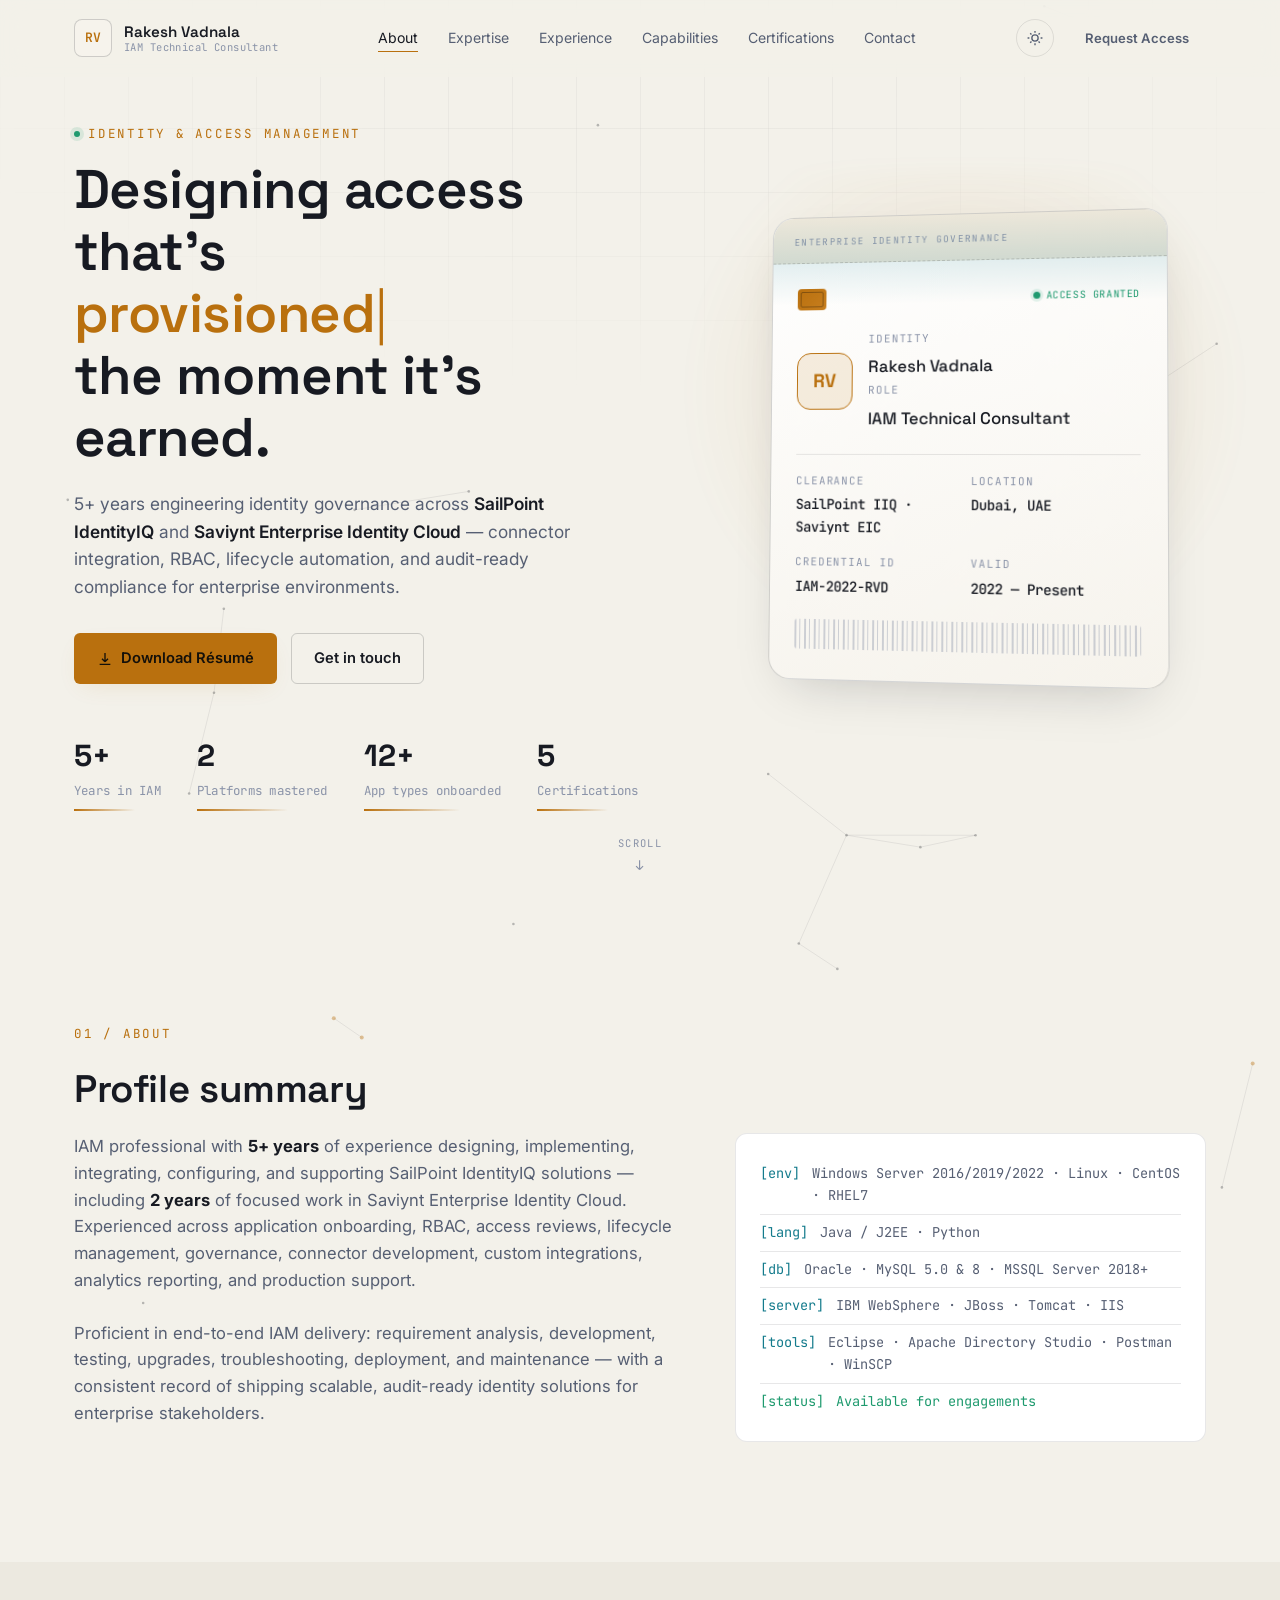
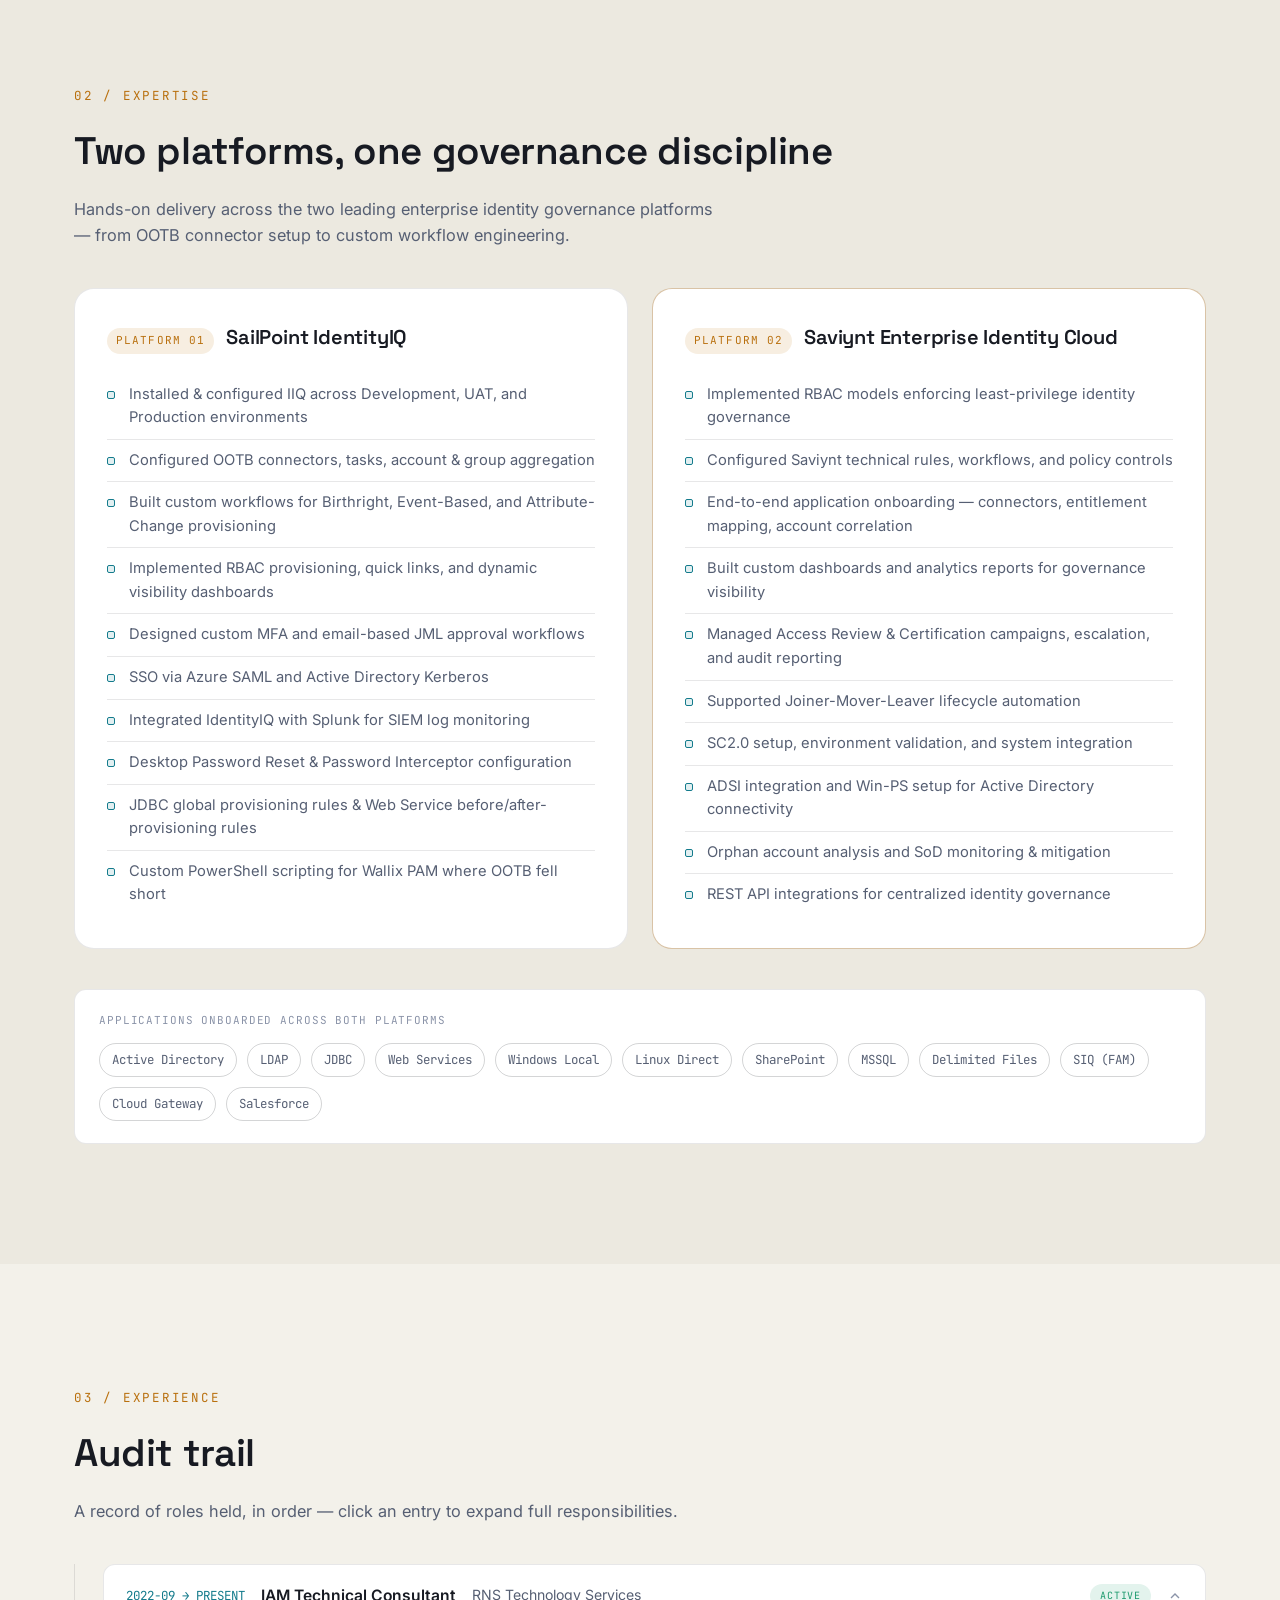
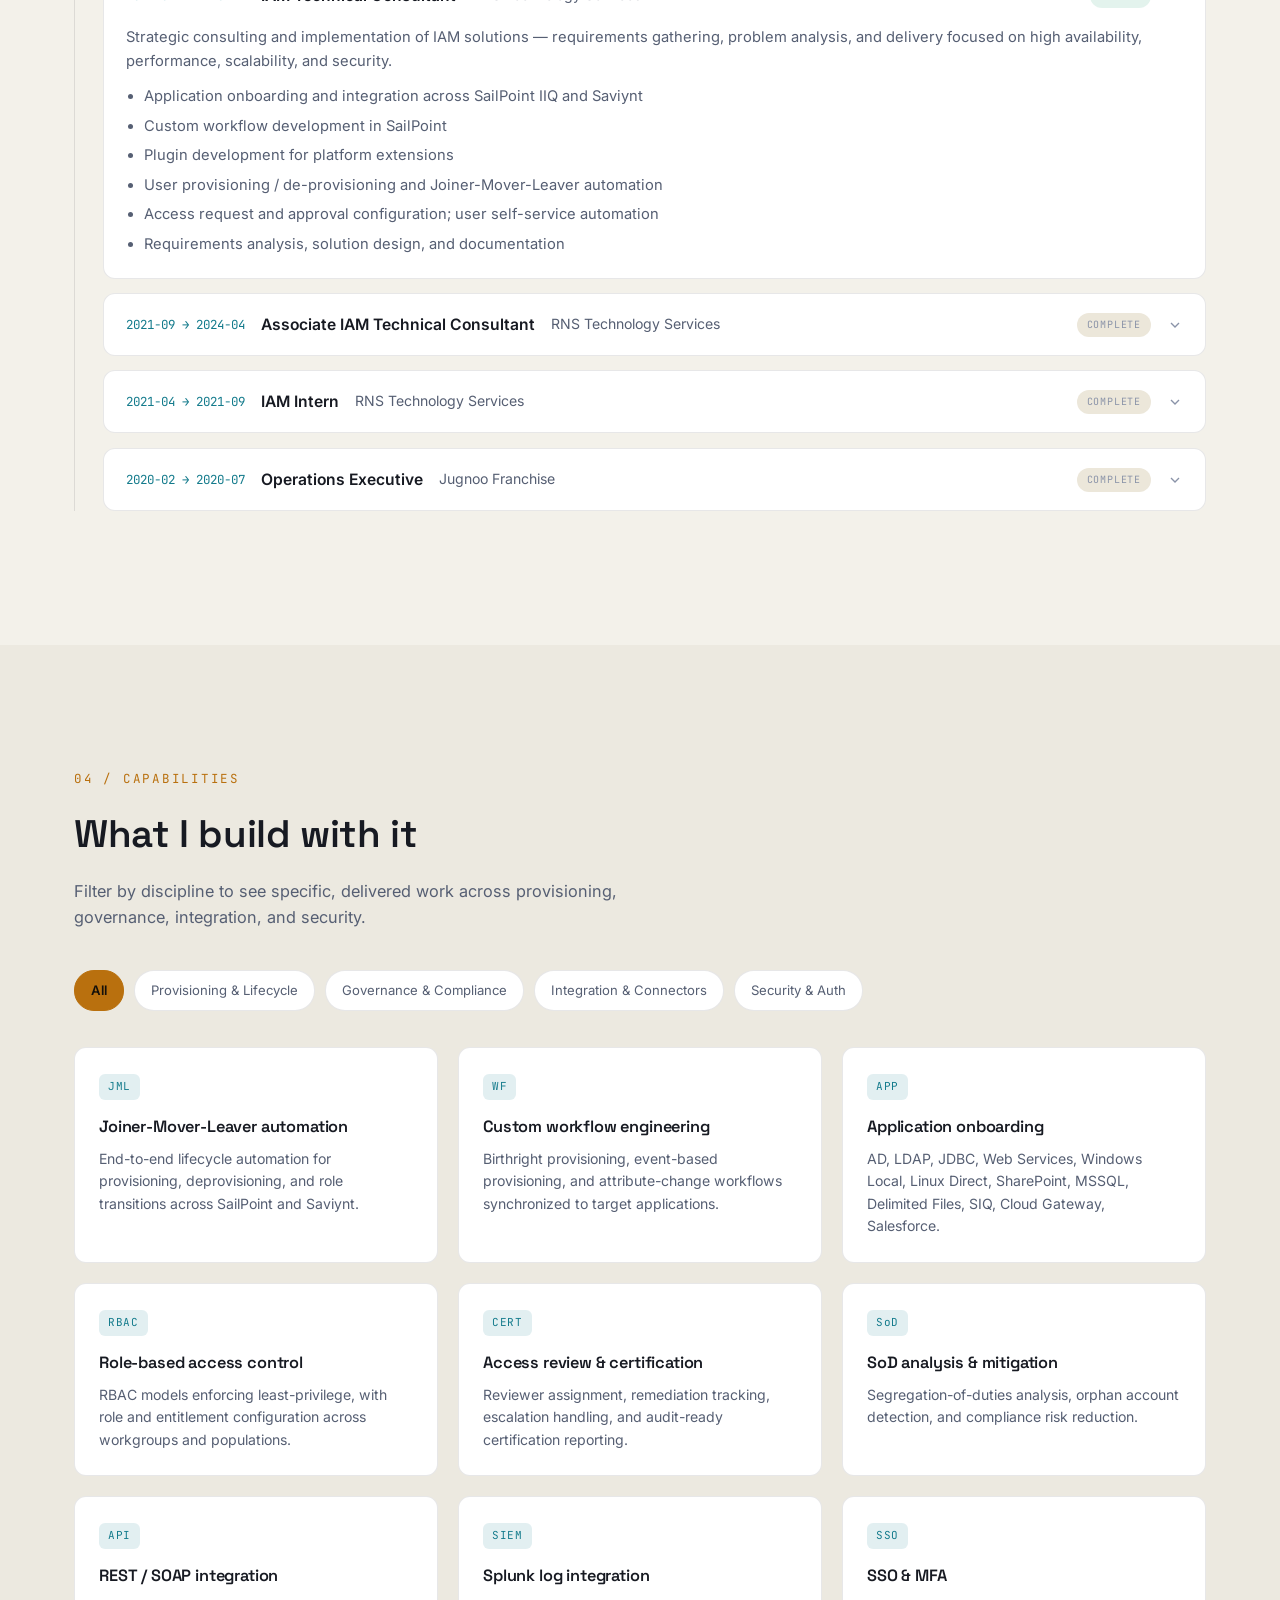
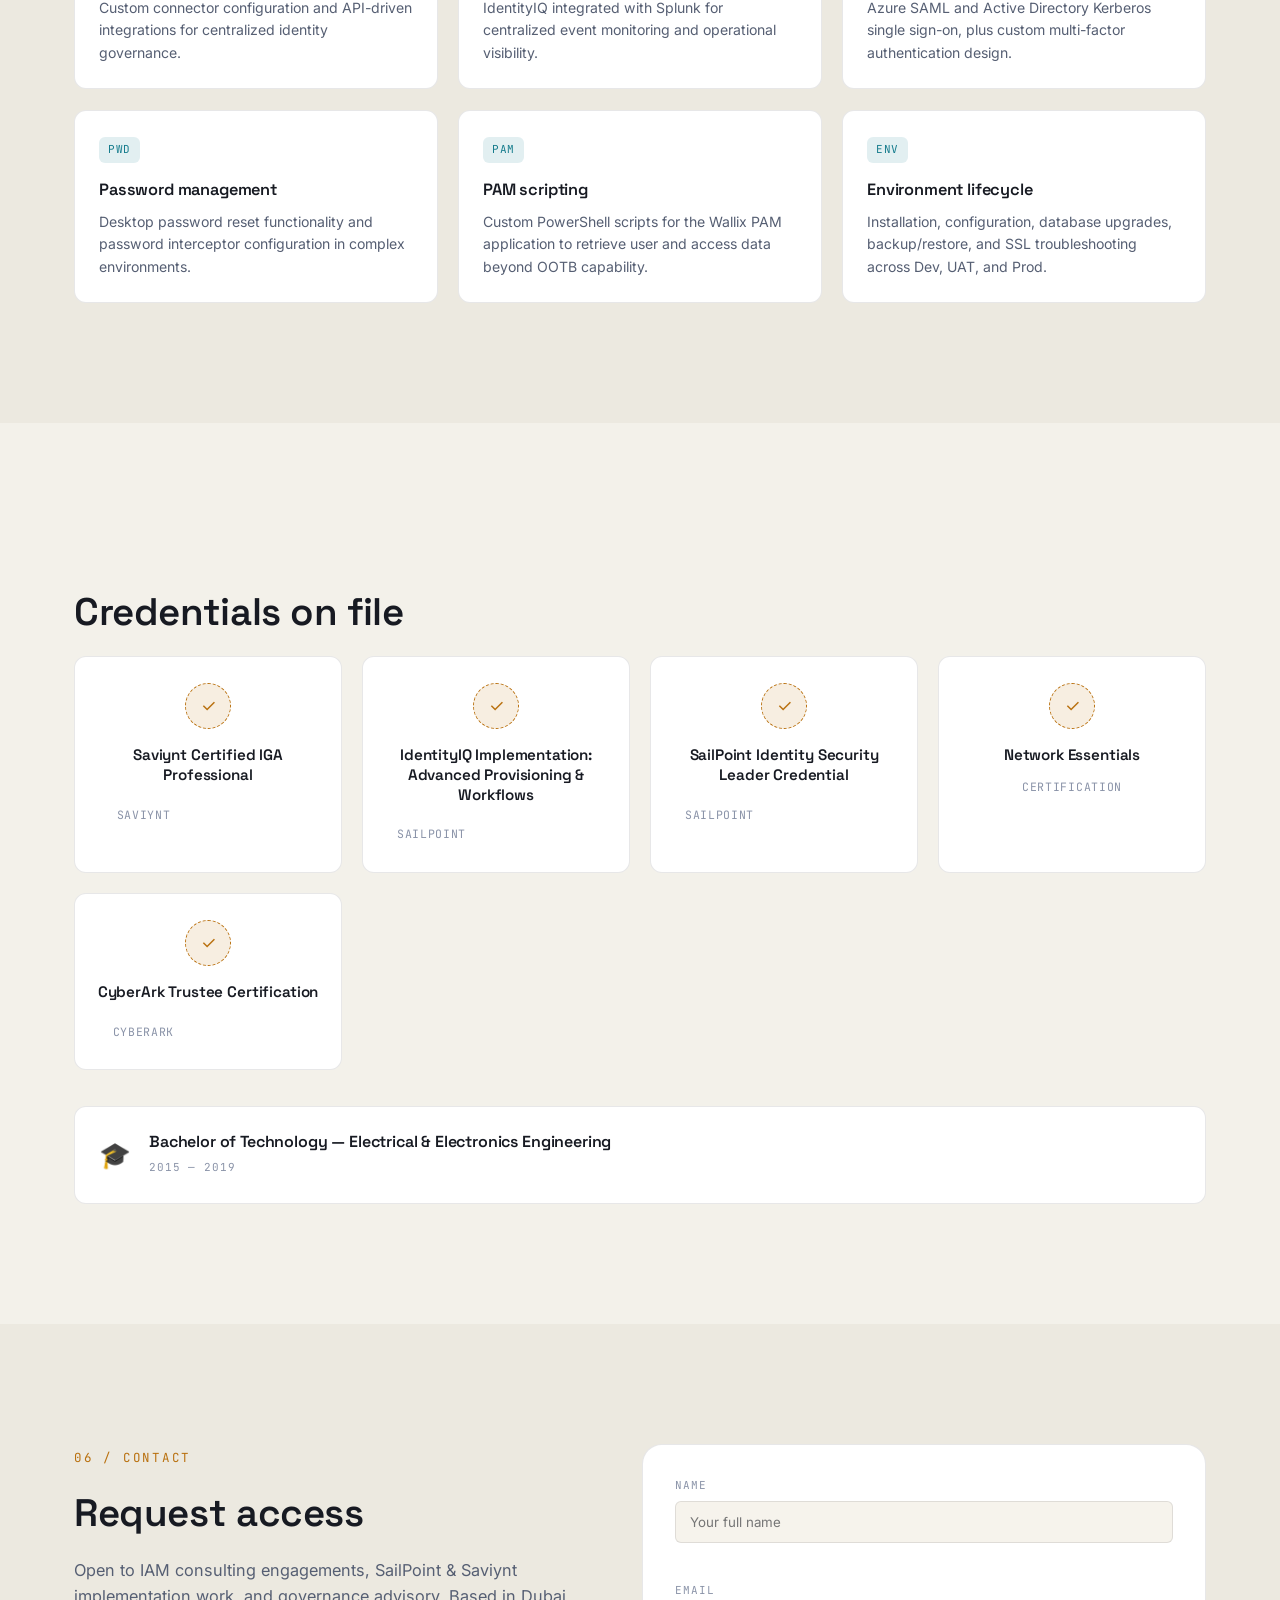
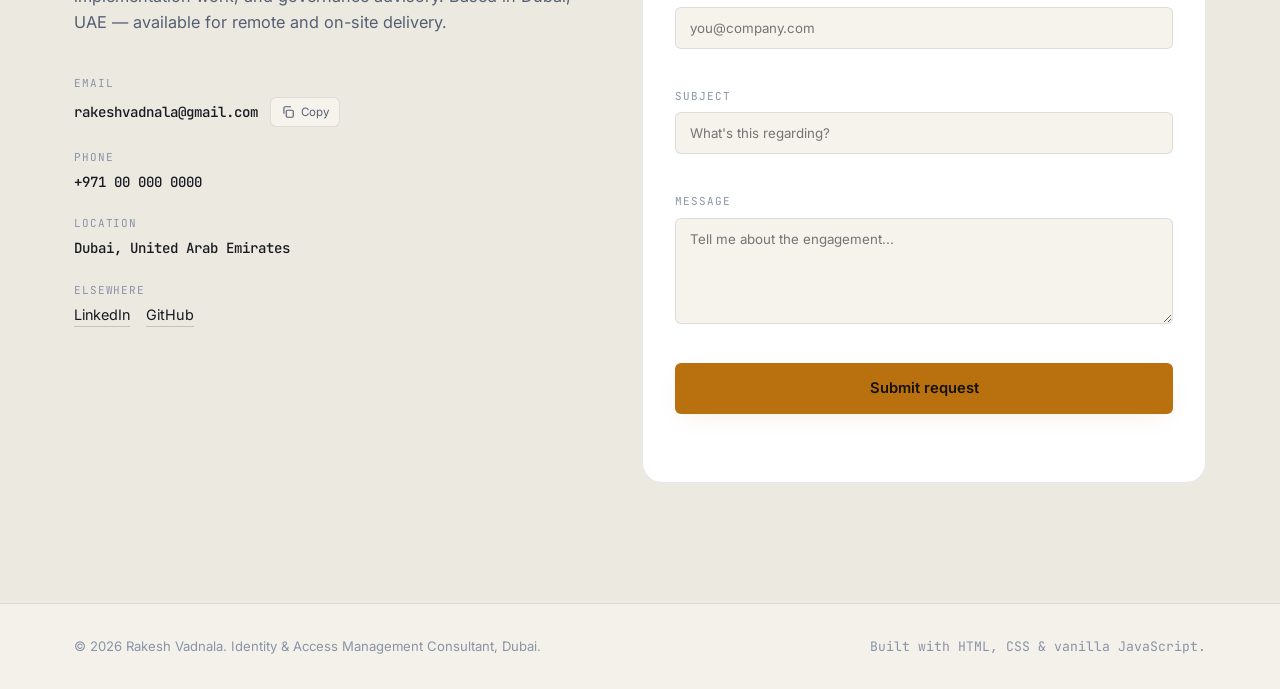
<file: index.html>
<!DOCTYPE html>
<html lang="en">
<head>
<meta charset="UTF-8">
<meta name="viewport" content="width=device-width, initial-scale=1.0">
<title>Rakesh Vadnala — Identity &amp; Access Management Consultant</title>
<meta name="description" content="Rakesh Vadnala — IAM Technical Consultant specializing in SailPoint IdentityIQ and Saviynt Enterprise Identity Cloud. Application onboarding, governance, connector development, and workflow automation.">
<meta name="keywords" content="IAM, Identity and Access Management, SailPoint, SailPoint IdentityIQ, Saviynt, Saviynt EIC, RBAC, Access Governance, Dubai">
<meta name="author" content="Rakesh Vadnala">

<meta property="og:title" content="Rakesh Vadnala — Identity & Access Management Consultant">
<meta property="og:description" content="IAM Technical Consultant specializing in SailPoint IdentityIQ and Saviynt Enterprise Identity Cloud.">
<meta property="og:type" content="website">

<link rel="icon" href="data:image/svg+xml,<svg xmlns=%22http://www.w3.org/2000/svg%22 viewBox=%220 0 100 100%22><rect width=%22100%22 height=%22100%22 rx=%2222%22 fill=%22%230B1220%22/><text x=%2250%22 y=%2266%22 font-size=%2246%22 font-family=%22monospace%22 fill=%22%23E8A33D%22 text-anchor=%22middle%22>RV</text></svg>">

<link rel="preconnect" href="https://fonts.googleapis.com">
<link rel="preconnect" href="https://fonts.gstatic.com" crossorigin>
<link href="https://fonts.googleapis.com/css2?family=Space+Grotesk:wght@400;500;600;700&family=Inter:wght@400;500;600;700&family=JetBrains+Mono:wght@400;500;600&display=swap" rel="stylesheet">

<link rel="stylesheet" href="css/style.css">
<link rel="stylesheet" href="css/custom-ui.css">
</head>
<body data-theme="dark">

<!-- ============ PRELOADER ============ -->
<div class="preloader" id="preloader" aria-hidden="true">
  <div class="preloader__badge">
    <span class="preloader__pulse"></span>
    <span class="preloader__label">AUTHENTICATING</span>
  </div>
</div>

<!-- ============ SKIP LINK ============ -->
<a class="skip-link" href="#main">Skip to content</a>

<!-- ============ BACKGROUND LAYERS ============ -->
<div class="bg-grid" aria-hidden="true"></div>
<div class="bg-nodes" id="bgNodes" aria-hidden="true"></div>

<!-- ============ HEADER / NAV ============ -->
<header class="site-header" id="siteHeader">
  <div class="container nav-inner">
    <a href="#home" class="brand" aria-label="Rakesh Vadnala — home">
      <span class="brand__mark">RV</span>
      <span class="brand__text">
        <span class="brand__name">Rakesh Vadnala</span>
        <span class="brand__role">IAM Technical Consultant</span>
      </span>
    </a>

    <nav class="nav" id="primaryNav" aria-label="Primary">
      <ul class="nav__list">
        <li><a href="#about" class="nav__link" data-nav>About</a></li>
        <li><a href="#expertise" class="nav__link" data-nav>Expertise</a></li>
        <li><a href="#experience" class="nav__link" data-nav>Experience</a></li>
        <li><a href="#capabilities" class="nav__link" data-nav>Capabilities</a></li>
        <li><a href="#certifications" class="nav__link" data-nav>Certifications</a></li>
        <li><a href="#contact" class="nav__link" data-nav>Contact</a></li>
      </ul>
    </nav>

    <div class="nav-actions">
      <button class="icon-btn" id="themeToggle" type="button" aria-label="Switch to light theme" aria-pressed="false">
        <svg class="icon icon-moon" width="18" height="18" viewBox="0 0 24 24" fill="none" stroke="currentColor" stroke-width="1.8"><path d="M21 12.8A9 9 0 1 1 11.2 3 7 7 0 0 0 21 12.8Z"/></svg>
        <svg class="icon icon-sun" width="18" height="18" viewBox="0 0 24 24" fill="none" stroke="currentColor" stroke-width="1.8"><circle cx="12" cy="12" r="4.2"/><path d="M12 2.5v2.4M12 19.1v2.4M4.5 12H2.1M21.9 12h-2.4M5.6 5.6l1.7 1.7M16.7 16.7l1.7 1.7M5.6 18.4l1.7-1.7M16.7 7.3l1.7-1.7"/></svg>
      </button>
      <a href="#contact" class="btn btn--ghost btn--sm nav-cta">Request Access</a>
      <button class="hamburger" id="hamburger" type="button" aria-label="Open menu" aria-expanded="false" aria-controls="mobileMenu">
        <span></span><span></span><span></span>
      </button>
    </div>
  </div>

  <div class="scroll-progress" id="scrollProgress" aria-hidden="true"></div>
</header>

<!-- ============ MOBILE MENU ============ -->
<div class="mobile-menu" id="mobileMenu" aria-hidden="true">
  <ul class="mobile-menu__list">
    <li><a href="#about" data-nav>About</a></li>
    <li><a href="#expertise" data-nav>Expertise</a></li>
    <li><a href="#experience" data-nav>Experience</a></li>
    <li><a href="#capabilities" data-nav>Capabilities</a></li>
    <li><a href="#certifications" data-nav>Certifications</a></li>
    <li><a href="#contact" data-nav>Contact</a></li>
  </ul>
  <a href="Rakesh_Vadnala_Resume.pdf" class="btn btn--primary" download id="mobileResumeBtn">Download Résumé</a>
</div>

<main id="main">

  <!-- ============ HERO ============ -->
  <section class="hero" id="home">
    <div class="container hero__grid">

      <div class="hero__copy">
        <p class="eyebrow reveal-up"><span class="eyebrow__dot"></span> Identity &amp; Access Management</p>
        <h1 class="hero__title reveal-up">
          Designing access that's<br>
          <span class="type-target" id="typeTarget">provisioned</span><span class="type-cursor">|</span><br>
          the moment it's earned.
        </h1>
        <p class="hero__lede reveal-up">
          5+ years engineering identity governance across <strong>SailPoint IdentityIQ</strong> and
          <strong>Saviynt Enterprise Identity Cloud</strong> — connector integration, RBAC, lifecycle
          automation, and audit-ready compliance for enterprise environments.
        </p>

        <div class="hero__actions reveal-up">
          <a href="Rakesh_Vadnala_Resume.pdf" class="btn btn--primary" download id="resumeBtn">
            <svg width="16" height="16" viewBox="0 0 24 24" fill="none" stroke="currentColor" stroke-width="2"><path d="M12 3v13m0 0-4.5-4.5M12 16l4.5-4.5M4 20h16"/></svg>
            Download Résumé
          </a>
          <a href="#contact" class="btn btn--outline">Get in touch</a>
        </div>

        <div class="hero__meta reveal-up">
          <div class="meta-item">
            <span class="meta-item__value" data-count="5" data-suffix="+">0</span>
            <span class="meta-item__label">Years in IAM</span>
          </div>
          <div class="meta-item">
            <span class="meta-item__value" data-count="2">0</span>
            <span class="meta-item__label">Platforms mastered</span>
          </div>
          <div class="meta-item">
            <span class="meta-item__value" data-count="12" data-suffix="+">0</span>
            <span class="meta-item__label">App types onboarded</span>
          </div>
          <div class="meta-item">
            <span class="meta-item__value" data-count="5">0</span>
            <span class="meta-item__label">Certifications</span>
          </div>
        </div>
      </div>

      <div class="hero__visual reveal-up" id="badgeWrap">
        <div class="id-badge" id="idBadge">
          <div class="id-badge__scanline"></div>
          <div class="id-badge__strip">
            <span>ENTERPRISE IDENTITY GOVERNANCE</span>
          </div>
          <div class="id-badge__body">
            <div class="id-badge__top">
              <span class="id-badge__chip"></span>
              <span class="id-badge__status">
                <span class="status-dot"></span> ACCESS GRANTED
              </span>
            </div>

            <div class="id-badge__id">
              <div class="id-badge__avatar">RV</div>
              <div class="id-badge__fields">
                <span class="field-label">Identity</span>
                <span class="field-value">Rakesh Vadnala</span>
                <span class="field-label">Role</span>
                <span class="field-value">IAM Technical Consultant</span>
              </div>
            </div>

            <div class="id-badge__grid">
              <div>
                <span class="field-label">Clearance</span>
                <span class="field-value field-value--mono">SailPoint IIQ · Saviynt EIC</span>
              </div>
              <div>
                <span class="field-label">Location</span>
                <span class="field-value field-value--mono">Dubai, UAE</span>
              </div>
              <div>
                <span class="field-label">Credential ID</span>
                <span class="field-value field-value--mono">IAM-2022-RVD</span>
              </div>
              <div>
                <span class="field-label">Valid</span>
                <span class="field-value field-value--mono">2022 — Present</span>
              </div>
            </div>

            <div class="id-badge__barcode" aria-hidden="true"></div>
          </div>
        </div>
        <div class="id-badge__glow" aria-hidden="true"></div>
      </div>

    </div>

    <a href="#about" class="scroll-cue" aria-label="Scroll to About section">
      <span>Scroll</span>
      <svg width="14" height="14" viewBox="0 0 24 24" fill="none" stroke="currentColor" stroke-width="2"><path d="M12 4v16m0 0-6-6m6 6 6-6"/></svg>
    </a>
  </section>

  <!-- ============ ABOUT ============ -->
  <section class="section" id="about">
    <div class="container">
      <p class="section-eyebrow reveal-up">01 / About</p>
      <h2 class="section-title reveal-up">Profile summary</h2>

      <div class="about__grid">
        <p class="about__text reveal-up">
          IAM professional with <strong>5+ years</strong> of experience designing, implementing, integrating,
          configuring, and supporting SailPoint IdentityIQ solutions — including <strong>2 years</strong> of
          focused work in Saviynt Enterprise Identity Cloud. Experienced across application onboarding, RBAC,
          access reviews, lifecycle management, governance, connector development, custom integrations,
          analytics reporting, and production support.
          <br><br>
          Proficient in end-to-end IAM delivery: requirement analysis, development, testing, upgrades,
          troubleshooting, deployment, and maintenance — with a consistent record of shipping scalable,
          audit-ready identity solutions for enterprise stakeholders.
        </p>

        <div class="about__panel reveal-up">
          <div class="log-line"><span class="log-time">[env]</span><span class="log-text">Windows Server 2016/2019/2022 · Linux · CentOS · RHEL7</span></div>
          <div class="log-line"><span class="log-time">[lang]</span><span class="log-text">Java / J2EE · Python</span></div>
          <div class="log-line"><span class="log-time">[db]</span><span class="log-text">Oracle · MySQL 5.0 &amp; 8 · MSSQL Server 2018+</span></div>
          <div class="log-line"><span class="log-time">[server]</span><span class="log-text">IBM WebSphere · JBoss · Tomcat · IIS</span></div>
          <div class="log-line"><span class="log-time">[tools]</span><span class="log-text">Eclipse · Apache Directory Studio · Postman · WinSCP</span></div>
          <div class="log-line log-line--ok"><span class="log-time">[status]</span><span class="log-text">Available for engagements</span></div>
        </div>
      </div>
    </div>
  </section>

  <!-- ============ EXPERTISE ============ -->
  <section class="section section--alt" id="expertise">
    <div class="container">
      <p class="section-eyebrow reveal-up">02 / Expertise</p>
      <h2 class="section-title reveal-up">Two platforms, one governance discipline</h2>
      <p class="section-lede reveal-up">Hands-on delivery across the two leading enterprise identity governance platforms — from OOTB connector setup to custom workflow engineering.</p>

      <div class="platform-grid">
        <article class="platform-card reveal-up">
          <div class="platform-card__head">
            <span class="platform-card__tag">Platform 01</span>
            <h3>SailPoint IdentityIQ</h3>
          </div>
          <ul class="platform-card__list">
            <li>Installed &amp; configured IIQ across Development, UAT, and Production environments</li>
            <li>Configured OOTB connectors, tasks, account &amp; group aggregation</li>
            <li>Built custom workflows for Birthright, Event-Based, and Attribute-Change provisioning</li>
            <li>Implemented RBAC provisioning, quick links, and dynamic visibility dashboards</li>
            <li>Designed custom MFA and email-based JML approval workflows</li>
            <li>SSO via Azure SAML and Active Directory Kerberos</li>
            <li>Integrated IdentityIQ with Splunk for SIEM log monitoring</li>
            <li>Desktop Password Reset &amp; Password Interceptor configuration</li>
            <li>JDBC global provisioning rules &amp; Web Service before/after-provisioning rules</li>
            <li>Custom PowerShell scripting for Wallix PAM where OOTB fell short</li>
          </ul>
        </article>

        <article class="platform-card platform-card--accent reveal-up">
          <div class="platform-card__head">
            <span class="platform-card__tag">Platform 02</span>
            <h3>Saviynt Enterprise Identity Cloud</h3>
          </div>
          <ul class="platform-card__list">
            <li>Implemented RBAC models enforcing least-privilege identity governance</li>
            <li>Configured Saviynt technical rules, workflows, and policy controls</li>
            <li>End-to-end application onboarding — connectors, entitlement mapping, account correlation</li>
            <li>Built custom dashboards and analytics reports for governance visibility</li>
            <li>Managed Access Review &amp; Certification campaigns, escalation, and audit reporting</li>
            <li>Supported Joiner-Mover-Leaver lifecycle automation</li>
            <li>SC2.0 setup, environment validation, and system integration</li>
            <li>ADSI integration and Win-PS setup for Active Directory connectivity</li>
            <li>Orphan account analysis and SoD monitoring &amp; mitigation</li>
            <li>REST API integrations for centralized identity governance</li>
          </ul>
        </article>
      </div>

      <div class="onboard-strip reveal-up">
        <span class="onboard-strip__label">Applications onboarded across both platforms</span>
        <div class="onboard-strip__tags">
          <span>Active Directory</span><span>LDAP</span><span>JDBC</span><span>Web Services</span>
          <span>Windows Local</span><span>Linux Direct</span><span>SharePoint</span><span>MSSQL</span>
          <span>Delimited Files</span><span>SIQ (FAM)</span><span>Cloud Gateway</span><span>Salesforce</span>
        </div>
      </div>
    </div>
  </section>

  <!-- ============ EXPERIENCE ============ -->
  <section class="section" id="experience">
    <div class="container">
      <p class="section-eyebrow reveal-up">03 / Experience</p>
      <h2 class="section-title reveal-up">Audit trail</h2>
      <p class="section-lede reveal-up">A record of roles held, in order — click an entry to expand full responsibilities.</p>

      <div class="timeline" id="timeline">

        <details class="timeline__entry reveal-up" open>
          <summary class="timeline__summary">
            <span class="timeline__dot timeline__dot--active"></span>
            <span class="timeline__time">2022-09 → PRESENT</span>
            <span class="timeline__role">IAM Technical Consultant</span>
            <span class="timeline__org">RNS Technology Services</span>
            <span class="timeline__chip timeline__chip--active">ACTIVE</span>
            <svg class="timeline__caret" width="16" height="16" viewBox="0 0 24 24" fill="none" stroke="currentColor" stroke-width="2"><path d="m6 9 6 6 6-6"/></svg>
          </summary>
          <div class="timeline__body">
            <p>Strategic consulting and implementation of IAM solutions — requirements gathering, problem analysis, and delivery focused on high availability, performance, scalability, and security.</p>
            <ul>
              <li>Application onboarding and integration across SailPoint IIQ and Saviynt</li>
              <li>Custom workflow development in SailPoint</li>
              <li>Plugin development for platform extensions</li>
              <li>User provisioning / de-provisioning and Joiner-Mover-Leaver automation</li>
              <li>Access request and approval configuration; user self-service automation</li>
              <li>Requirements analysis, solution design, and documentation</li>
            </ul>
          </div>
        </details>

        <details class="timeline__entry reveal-up">
          <summary class="timeline__summary">
            <span class="timeline__dot"></span>
            <span class="timeline__time">2021-09 → 2024-04</span>
            <span class="timeline__role">Associate IAM Technical Consultant</span>
            <span class="timeline__org">RNS Technology Services</span>
            <span class="timeline__chip">COMPLETE</span>
            <svg class="timeline__caret" width="16" height="16" viewBox="0 0 24 24" fill="none" stroke="currentColor" stroke-width="2"><path d="m6 9 6 6 6-6"/></svg>
          </summary>
          <div class="timeline__body">
            <p>IAM implementation engineer specializing in identity governance, focused on user provisioning, compliance, and workflow development while managing Joiner/Leaver scenarios.</p>
            <ul>
              <li>Application onboarding and integration; custom workflow development</li>
              <li>Access request / approval configuration and self-service automation</li>
              <li>Support, maintenance, and testing for seamless operations</li>
              <li>Skills applied: SailPoint, LCM, Active Directory, CyberArk, SSO, MFA, Java, REST APIs</li>
            </ul>
          </div>
        </details>

        <details class="timeline__entry reveal-up">
          <summary class="timeline__summary">
            <span class="timeline__dot"></span>
            <span class="timeline__time">2021-04 → 2021-09</span>
            <span class="timeline__role">IAM Intern</span>
            <span class="timeline__org">RNS Technology Services</span>
            <span class="timeline__chip">COMPLETE</span>
            <svg class="timeline__caret" width="16" height="16" viewBox="0 0 24 24" fill="none" stroke="currentColor" stroke-width="2"><path d="m6 9 6 6 6-6"/></svg>
          </summary>
          <div class="timeline__body">
            <p>Trained in SailPoint IdentityIQ for Identity and Access Management, with hands-on experience shadowing multiple live projects — building a technical foundation in IAM delivery.</p>
            <ul>
              <li>Shadowed provisioning, LCM, and SSO/MFA implementations</li>
              <li>Exposure to Microsoft SQL Server, Bash, REST APIs, XML, Active Directory</li>
            </ul>
          </div>
        </details>

        <details class="timeline__entry reveal-up">
          <summary class="timeline__summary">
            <span class="timeline__dot"></span>
            <span class="timeline__time">2020-02 → 2020-07</span>
            <span class="timeline__role">Operations Executive</span>
            <span class="timeline__org">Jugnoo Franchise</span>
            <span class="timeline__chip">COMPLETE</span>
            <svg class="timeline__caret" width="16" height="16" viewBox="0 0 24 24" fill="none" stroke="currentColor" stroke-width="2"><path d="m6 9 6 6 6-6"/></svg>
          </summary>
          <div class="timeline__body">
            <p>Managed commercial operations, expenses, and budgets; monitored performance of internal and external service providers ahead of transitioning into IAM.</p>
            <ul>
              <li>Business planning and long-term operational strategy</li>
              <li>Facility upkeep, spend approval, and performance tracking</li>
            </ul>
          </div>
        </details>

      </div>
    </div>
  </section>

  <!-- ============ CAPABILITIES (filterable) ============ -->
  <section class="section section--alt" id="capabilities">
    <div class="container">
      <p class="section-eyebrow reveal-up">04 / Capabilities</p>
      <h2 class="section-title reveal-up">What I build with it</h2>
      <p class="section-lede reveal-up">Filter by discipline to see specific, delivered work across provisioning, governance, integration, and security.</p>

      <div class="filter-bar reveal-up" id="filterBar" role="tablist" aria-label="Filter capabilities">
        <button class="filter-btn is-active" data-filter="all" role="tab" aria-selected="true">All</button>
        <button class="filter-btn" data-filter="provisioning" role="tab" aria-selected="false">Provisioning &amp; Lifecycle</button>
        <button class="filter-btn" data-filter="governance" role="tab" aria-selected="false">Governance &amp; Compliance</button>
        <button class="filter-btn" data-filter="integration" role="tab" aria-selected="false">Integration &amp; Connectors</button>
        <button class="filter-btn" data-filter="security" role="tab" aria-selected="false">Security &amp; Auth</button>
      </div>

      <div class="capability-grid" id="capabilityGrid">

        <article class="cap-card reveal-up" data-category="provisioning">
          <span class="cap-card__index">JML</span>
          <h3>Joiner-Mover-Leaver automation</h3>
          <p>End-to-end lifecycle automation for provisioning, deprovisioning, and role transitions across SailPoint and Saviynt.</p>
        </article>

        <article class="cap-card reveal-up" data-category="provisioning">
          <span class="cap-card__index">WF</span>
          <h3>Custom workflow engineering</h3>
          <p>Birthright provisioning, event-based provisioning, and attribute-change workflows synchronized to target applications.</p>
        </article>

        <article class="cap-card reveal-up" data-category="integration">
          <span class="cap-card__index">APP</span>
          <h3>Application onboarding</h3>
          <p>AD, LDAP, JDBC, Web Services, Windows Local, Linux Direct, SharePoint, MSSQL, Delimited Files, SIQ, Cloud Gateway, Salesforce.</p>
        </article>

        <article class="cap-card reveal-up" data-category="governance">
          <span class="cap-card__index">RBAC</span>
          <h3>Role-based access control</h3>
          <p>RBAC models enforcing least-privilege, with role and entitlement configuration across workgroups and populations.</p>
        </article>

        <article class="cap-card reveal-up" data-category="governance">
          <span class="cap-card__index">CERT</span>
          <h3>Access review &amp; certification</h3>
          <p>Reviewer assignment, remediation tracking, escalation handling, and audit-ready certification reporting.</p>
        </article>

        <article class="cap-card reveal-up" data-category="governance">
          <span class="cap-card__index">SoD</span>
          <h3>SoD analysis &amp; mitigation</h3>
          <p>Segregation-of-duties analysis, orphan account detection, and compliance risk reduction.</p>
        </article>

        <article class="cap-card reveal-up" data-category="integration">
          <span class="cap-card__index">API</span>
          <h3>REST / SOAP integration</h3>
          <p>Custom connector configuration and API-driven integrations for centralized identity governance.</p>
        </article>

        <article class="cap-card reveal-up" data-category="integration">
          <span class="cap-card__index">SIEM</span>
          <h3>Splunk log integration</h3>
          <p>IdentityIQ integrated with Splunk for centralized event monitoring and operational visibility.</p>
        </article>

        <article class="cap-card reveal-up" data-category="security">
          <span class="cap-card__index">SSO</span>
          <h3>SSO &amp; MFA</h3>
          <p>Azure SAML and Active Directory Kerberos single sign-on, plus custom multi-factor authentication design.</p>
        </article>

        <article class="cap-card reveal-up" data-category="security">
          <span class="cap-card__index">PWD</span>
          <h3>Password management</h3>
          <p>Desktop password reset functionality and password interceptor configuration in complex environments.</p>
        </article>

        <article class="cap-card reveal-up" data-category="security">
          <span class="cap-card__index">PAM</span>
          <h3>PAM scripting</h3>
          <p>Custom PowerShell scripts for the Wallix PAM application to retrieve user and access data beyond OOTB capability.</p>
        </article>

        <article class="cap-card reveal-up" data-category="provisioning">
          <span class="cap-card__index">ENV</span>
          <h3>Environment lifecycle</h3>
          <p>Installation, configuration, database upgrades, backup/restore, and SSL troubleshooting across Dev, UAT, and Prod.</p>
        </article>

      </div>
    </div>
  </section>

  <!-- ============ CERTIFICATIONS ============ -->
  <section class="section" id="certifications">
    <div class="container">
      <p class="section-eyebrow reveal-up">05 / Certifications</p>
      <h2 class="section-title reveal-up">Credentials on file</h2>

      <div class="badge-grid">
        <a class="cert-badge reveal-up" href="https://certification.saviynt.com/973b60d7-9d53-451d-bb2f-e1d82cc36613" target="_blank" rel="noopener noreferrer">
          <div class="cert-badge__seal">✓</div>
          <h3>Saviynt Certified IGA Professional</h3>
          <span class="cert-badge__issuer">Saviynt</span>
          <span class="cert-badge__verify">Verify credential <svg width="11" height="11" viewBox="0 0 24 24" fill="none" stroke="currentColor" stroke-width="2.4"><path d="M7 17 17 7M8 7h9v9"/></svg></span>
        </a>
        <a class="cert-badge reveal-up" href="https://verify.skilljar.com/c/qobb83sjidc" target="_blank" rel="noopener noreferrer">
          <div class="cert-badge__seal">✓</div>
          <h3>IdentityIQ Implementation: Advanced Provisioning &amp; Workflows</h3>
          <span class="cert-badge__issuer">SailPoint</span>
          <span class="cert-badge__verify">Verify credential <svg width="11" height="11" viewBox="0 0 24 24" fill="none" stroke="currentColor" stroke-width="2.4"><path d="M7 17 17 7M8 7h9v9"/></svg></span>
        </a>
        <a class="cert-badge reveal-up" href="https://badgr.com/public/assertions/zovIk8pJTxaxj8tsj2AeKw" target="_blank" rel="noopener noreferrer">
            <div class="cert-badge__seal">✓</div>
          <h3>SailPoint Identity Security Leader Credential</h3>
          <span class="cert-badge__issuer">SailPoint</span>
          <span class="cert-badge__verify">Verify credential <svg width="11" height="11" viewBox="0 0 24 24" fill="none" stroke="currentColor" stroke-width="2.4"><path d="M7 17 17 7M8 7h9v9"/></svg></span>
        </a>
        <a class="cert-badge reveal-up" href="https://www.netacad.com/portal/letters_certificates/generate_certificate/1482727/0/1005722609" target="_blank" rel="noopener noreferrer">
          <div class="cert-badge__seal">✓</div>
          <h3>Network Essentials</h3>
          <span class="cert-badge__issuer">Certification</span>
          <span class="cert-badge__verify">Verify credential <svg width="11" height="11" viewBox="0 0 24 24" fill="none" stroke="currentColor" stroke-width="2.4"><path d="M7 17 17 7M8 7h9v9"/></svg></span>
        </a>
        <a class="cert-badge reveal-up" href="https://training.cyberark.com/award/certification/6fbc9793-e0d8-39ab-8920-43d363aa01ae/view-ext" target="_blank" rel="noopener noreferrer">
          <div class="cert-badge__seal">✓</div>
          <h3>CyberArk Trustee Certification</h3>
          <span class="cert-badge__issuer">CyberArk</span>
          <span class="cert-badge__verify">Verify credential <svg width="11" height="11" viewBox="0 0 24 24" fill="none" stroke="currentColor" stroke-width="2.4"><path d="M7 17 17 7M8 7h9v9"/></svg></span>
        </a>
      </div>

      <div class="education-strip reveal-up">
        <div class="education-strip__icon">🎓</div>
        <div>
          <h3>Bachelor of Technology — Electrical &amp; Electronics Engineering</h3>
          <span class="field-label">2015 — 2019</span>
        </div>
      </div>
    </div>
  </section>

  <!-- ============ CONTACT ============ -->
  <section class="section section--alt" id="contact">
    <div class="container contact__grid">

      <div class="contact__intro reveal-up">
        <p class="section-eyebrow">06 / Contact</p>
        <h2 class="section-title">Request access</h2>
        <p class="section-lede">
          Open to IAM consulting engagements, SailPoint &amp; Saviynt implementation work, and
          governance advisory. Based in Dubai, UAE — available for remote and on-site delivery.
        </p>

        <ul class="contact-list">
          <li>
            <span class="field-label">Email</span>
            <div class="contact-copy">
              <a href="mailto:rakeshvadnala@gmail.com" class="field-value field-value--mono">rakeshvadnala@gmail.com</a>
              <button class="copy-btn" id="copyEmailBtn" type="button" data-email="rakeshvadnala@gmail.com" aria-label="Copy email address">
                <svg width="14" height="14" viewBox="0 0 24 24" fill="none" stroke="currentColor" stroke-width="2"><rect x="9" y="9" width="12" height="12" rx="2"/><path d="M5 15V5a2 2 0 0 1 2-2h10"/></svg>
                <span>Copy</span>
              </button>
            </div>
          </li>
          <li>
            <span class="field-label">Phone</span>
            <a href="tel:+97100000000" class="field-value field-value--mono">+971 00 000 0000</a>
          </li>
          <li>
            <span class="field-label">Location</span>
            <span class="field-value field-value--mono">Dubai, United Arab Emirates</span>
          </li>
          <li>
            <span class="field-label">Elsewhere</span>
            <div class="social-links">
              <a href="https://www.linkedin.com/in/rakeshvadnala" target="_blank" rel="noopener noreferrer" aria-label="LinkedIn profile">LinkedIn</a>
              <a href="https://github.com/rakeshvadnala" target="_blank" rel="noopener noreferrer" aria-label="GitHub profile">GitHub</a>
            </div>
          </li>
        </ul>
      </div>

      <form class="contact-form reveal-up" id="contactForm" novalidate>
        <div class="form-row">
          <label for="cf-name">Name</label>
          <input type="text" id="cf-name" name="name" required autocomplete="name" placeholder="Your full name">
          <span class="form-error" data-error-for="cf-name"></span>
        </div>
        <div class="form-row">
          <label for="cf-email">Email</label>
          <input type="email" id="cf-email" name="email" required autocomplete="email" placeholder="you@company.com">
          <span class="form-error" data-error-for="cf-email"></span>
        </div>
        <div class="form-row">
          <label for="cf-subject">Subject</label>
          <input type="text" id="cf-subject" name="subject" required placeholder="What's this regarding?">
          <span class="form-error" data-error-for="cf-subject"></span>
        </div>
        <div class="form-row">
          <label for="cf-message">Message</label>
          <textarea id="cf-message" name="message" rows="5" required placeholder="Tell me about the engagement..."></textarea>
          <span class="form-error" data-error-for="cf-message"></span>
        </div>
        <button type="submit" class="btn btn--primary btn--block" id="submitBtn">
          <span class="btn__label">Submit request</span>
          <span class="btn__loader" aria-hidden="true"></span>
        </button>
        <p class="form-status" id="formStatus" role="status" aria-live="polite"></p>
      </form>

    </div>
  </section>

</main>

<!-- ============ FOOTER ============ -->
<footer class="site-footer">
  <div class="container footer-inner">
    <p>&copy; <span id="year"></span> Rakesh Vadnala. Identity &amp; Access Management Consultant, Dubai.</p>
    <p class="footer-note">Built with HTML, CSS &amp; vanilla JavaScript.</p>
  </div>
</footer>

<button class="back-to-top" id="backToTop" type="button" aria-label="Back to top">
  <svg width="18" height="18" viewBox="0 0 24 24" fill="none" stroke="currentColor" stroke-width="2"><path d="M12 19V5m0 0-6 6m6-6 6 6"/></svg>
</button>

<div class="toast" id="toast" role="status" aria-live="polite"></div>

<script src="js/script.js"></script>
<script src="js/custom-ui.js"></script>
</body>
</html>
</file>
<file: css/style.css>
/* ===================================================================
   RAKESH VADNALA — IAM PORTFOLIO
   style.css — global tokens, layout, typography, responsive, utilities
   =================================================================== */

/* ---------- Design tokens ---------- */
:root {
  /* Palette — "access ledger": deep navy ink, gold verification accent, cyan data accent */
  --ink: #0B1220;
  --ink-alt: #0E1728;
  --surface: #121B30;
  --surface-2: #182541;
  --surface-3: #1E2C4C;
  --border: rgba(232, 236, 244, 0.09);
  --border-strong: rgba(232, 236, 244, 0.16);

  --text: #E8ECF4;
  --text-muted: #8B96AC;
  --text-faint: #5B6884;

  --gold: #E8A33D;
  --gold-dim: rgba(232, 163, 61, 0.14);
  --cyan: #57C6D9;
  --cyan-dim: rgba(87, 198, 217, 0.14);
  --green: #4CD9A0;
  --green-dim: rgba(76, 217, 160, 0.14);

  --font-display: 'Space Grotesk', 'Inter', sans-serif;
  --font-body: 'Inter', system-ui, sans-serif;
  --font-mono: 'JetBrains Mono', 'SFMono-Regular', Consolas, monospace;

  --container-w: 1180px;
  --radius-sm: 6px;
  --radius-md: 12px;
  --radius-lg: 20px;

  --shadow-card: 0 20px 50px -20px rgba(0, 0, 0, 0.5);
  --shadow-soft: 0 10px 30px -12px rgba(0, 0, 0, 0.4);

  --ease: cubic-bezier(0.22, 1, 0.36, 1);
  --dur-fast: 0.2s;
  --dur-med: 0.45s;
  --dur-slow: 0.8s;

  color-scheme: dark;
}

[data-theme="light"] {
  --ink: #F3F1EA;
  --ink-alt: #ECE9E0;
  --surface: #FFFFFF;
  --surface-2: #F6F3EC;
  --surface-3: #ECE7DA;
  --border: rgba(20, 22, 30, 0.1);
  --border-strong: rgba(20, 22, 30, 0.18);

  --text: #171A22;
  --text-muted: #565F73;
  --text-faint: #8A93A8;

  --gold: #B9700E;
  --gold-dim: rgba(185, 112, 14, 0.12);
  --cyan: #147B8C;
  --cyan-dim: rgba(20, 123, 140, 0.12);
  --green: #1E9A6E;
  --green-dim: rgba(30, 154, 110, 0.12);

  --shadow-card: 0 20px 50px -24px rgba(20, 22, 30, 0.25);
  --shadow-soft: 0 10px 30px -16px rgba(20, 22, 30, 0.2);

  color-scheme: light;
}

/* ---------- Reset ---------- */
*, *::before, *::after { box-sizing: border-box; }
html { scroll-behavior: smooth; }
@media (prefers-reduced-motion: reduce) {
  html { scroll-behavior: auto; }
  *, *::before, *::after {
    animation-duration: 0.001ms !important;
    animation-iteration-count: 1 !important;
    transition-duration: 0.001ms !important;
    scroll-behavior: auto !important;
  }
}

body, h1, h2, h3, h4, p, ul, ol, figure { margin: 0; }
ul { padding: 0; list-style: none; }
img { max-width: 100%; display: block; }
a { color: inherit; text-decoration: none; }
button { font: inherit; cursor: pointer; }
input, textarea, button { font-family: inherit; }

body {
  background: var(--ink);
  color: var(--text);
  font-family: var(--font-body);
  font-size: 16px;
  line-height: 1.6;
  -webkit-font-smoothing: antialiased;
  transition: background var(--dur-med) var(--ease), color var(--dur-med) var(--ease);
  overflow-x: hidden;
}

.container {
  width: 100%;
  max-width: var(--container-w);
  margin-inline: auto;
  padding-inline: 24px;
}

/* ---------- Typography ---------- */
h1, h2, h3, h4 { font-family: var(--font-display); font-weight: 600; letter-spacing: -0.01em; }

.section-eyebrow, .eyebrow {
  display: inline-flex;
  align-items: center;
  gap: 8px;
  font-family: var(--font-mono);
  font-size: 12.5px;
  letter-spacing: 0.14em;
  text-transform: uppercase;
  color: var(--gold);
  margin-bottom: 14px;
}
.eyebrow__dot {
  width: 6px; height: 6px; border-radius: 50%;
  background: var(--green);
  box-shadow: 0 0 0 4px var(--green-dim);
}

.section-title {
  font-size: clamp(1.7rem, 3.2vw, 2.4rem);
  margin-bottom: 14px;
}

.section-lede {
  color: var(--text-muted);
  max-width: 640px;
  font-size: 1.02rem;
  margin-bottom: 40px;
}

.field-label {
  display: block;
  font-family: var(--font-mono);
  font-size: 11px;
  letter-spacing: 0.08em;
  text-transform: uppercase;
  color: var(--text-faint);
  margin-bottom: 4px;
}
.field-value {
  display: block;
  font-size: 0.95rem;
  color: var(--text);
  font-weight: 500;
}
.field-value--mono { font-family: var(--font-mono); font-size: 0.88rem; }

/* ---------- Skip link ---------- */
.skip-link {
  position: fixed;
  top: -60px; left: 16px;
  background: var(--gold);
  color: #14100A;
  padding: 10px 16px;
  border-radius: var(--radius-sm);
  z-index: 999;
  font-weight: 600;
  transition: top var(--dur-fast) var(--ease);
}
.skip-link:focus { top: 16px; }

/* ---------- Focus visibility ---------- */
a:focus-visible, button:focus-visible, input:focus-visible, textarea:focus-visible, summary:focus-visible {
  outline: 2px solid var(--gold);
  outline-offset: 3px;
  border-radius: 4px;
}

/* ---------- Buttons ---------- */
.btn {
  display: inline-flex;
  align-items: center;
  justify-content: center;
  gap: 8px;
  padding: 13px 22px;
  border-radius: var(--radius-sm);
  font-weight: 600;
  font-size: 0.92rem;
  border: 1px solid transparent;
  transition: transform var(--dur-fast) var(--ease), background var(--dur-fast) var(--ease), border-color var(--dur-fast) var(--ease), box-shadow var(--dur-fast) var(--ease);
  white-space: nowrap;
}
.btn--primary {
  background: var(--gold);
  color: #14100A;
  box-shadow: 0 8px 24px -8px var(--gold-dim);
}
.btn--primary:hover { transform: translateY(-2px); box-shadow: 0 14px 30px -10px rgba(232,163,61,0.45); }
.btn--outline {
  border-color: var(--border-strong);
  color: var(--text);
}
.btn--outline:hover { border-color: var(--gold); color: var(--gold); transform: translateY(-2px); }
.btn--ghost {
  color: var(--text-muted);
  border-color: transparent;
}
.btn--ghost:hover { color: var(--gold); }
.btn--sm { padding: 9px 16px; font-size: 0.82rem; }
.btn--block { width: 100%; }

/* ---------- Icon button ---------- */
.icon-btn {
  width: 38px; height: 38px;
  display: inline-flex; align-items: center; justify-content: center;
  border-radius: 50%;
  border: 1px solid var(--border);
  background: transparent;
  color: var(--text-muted);
  transition: color var(--dur-fast) var(--ease), border-color var(--dur-fast) var(--ease), transform var(--dur-fast) var(--ease);
}
.icon-btn:hover { color: var(--gold); border-color: var(--gold); transform: rotate(12deg); }
.icon-sun { display: none; }
[data-theme="light"] .icon-sun { display: block; }
[data-theme="light"] .icon-moon { display: none; }

/* ---------- Header / nav ---------- */
.site-header {
  position: fixed;
  top: 0; left: 0; right: 0;
  z-index: 100;
  background: color-mix(in srgb, var(--ink) 78%, transparent);
  backdrop-filter: blur(14px) saturate(140%);
  border-bottom: 1px solid transparent;
  transition: border-color var(--dur-fast) var(--ease), background var(--dur-fast) var(--ease);
}
.site-header.is-scrolled { border-bottom-color: var(--border); }

.nav-inner {
  display: flex;
  align-items: center;
  justify-content: space-between;
  gap: 24px;
  height: 76px;
}

.brand { display: flex; align-items: center; gap: 12px; }
.brand__mark {
  width: 38px; height: 38px;
  display: inline-flex; align-items: center; justify-content: center;
  font-family: var(--font-mono);
  font-weight: 600;
  font-size: 13px;
  border-radius: 8px;
  background: var(--surface-2);
  border: 1px solid var(--border-strong);
  color: var(--gold);
}
.brand__text { display: flex; flex-direction: column; line-height: 1.15; }
.brand__name { font-family: var(--font-display); font-weight: 600; font-size: 0.95rem; }
.brand__role { font-family: var(--font-mono); font-size: 10.5px; color: var(--text-faint); letter-spacing: 0.04em; }

.nav__list { display: flex; gap: 30px; }
.nav__link {
  position: relative;
  font-size: 0.88rem;
  color: var(--text-muted);
  padding: 6px 0;
  transition: color var(--dur-fast) var(--ease);
}
.nav__link::after {
  content: "";
  position: absolute;
  left: 0; right: 100%; bottom: 0;
  height: 1px;
  background: var(--gold);
  transition: right var(--dur-med) var(--ease);
}
.nav__link:hover, .nav__link.is-active { color: var(--text); }
.nav__link:hover::after, .nav__link.is-active::after { right: 0; }

.nav-actions { display: flex; align-items: center; gap: 14px; }
.nav-cta { display: inline-flex; }

.hamburger {
  display: none;
  flex-direction: column;
  gap: 5px;
  width: 38px; height: 38px;
  align-items: center; justify-content: center;
  background: transparent;
  border: 1px solid var(--border);
  border-radius: 8px;
}
.hamburger span {
  width: 16px; height: 2px;
  background: var(--text);
  border-radius: 2px;
  transition: transform var(--dur-fast) var(--ease), opacity var(--dur-fast) var(--ease);
}
.hamburger[aria-expanded="true"] span:nth-child(1) { transform: translateY(7px) rotate(45deg); }
.hamburger[aria-expanded="true"] span:nth-child(2) { opacity: 0; }
.hamburger[aria-expanded="true"] span:nth-child(3) { transform: translateY(-7px) rotate(-45deg); }

.scroll-progress {
  position: absolute;
  bottom: -1px; left: 0;
  height: 2px;
  width: 0%;
  background: linear-gradient(90deg, var(--gold), var(--cyan));
  transition: width 0.1s linear;
}

/* ---------- Mobile menu ---------- */
.mobile-menu {
  position: fixed;
  top: 76px; left: 0; right: 0;
  background: var(--surface);
  border-bottom: 1px solid var(--border);
  padding: 24px;
  display: flex;
  flex-direction: column;
  gap: 20px;
  transform: translateY(-12px);
  opacity: 0;
  pointer-events: none;
  transition: transform var(--dur-med) var(--ease), opacity var(--dur-med) var(--ease);
  z-index: 99;
}
.mobile-menu.is-open { transform: translateY(0); opacity: 1; pointer-events: auto; }
.mobile-menu__list { display: flex; flex-direction: column; gap: 4px; }
.mobile-menu__list a {
  display: block;
  padding: 12px 4px;
  font-size: 1.05rem;
  border-bottom: 1px solid var(--border);
  color: var(--text-muted);
}
.mobile-menu__list a:hover { color: var(--gold); }

/* ---------- Backgrounds ---------- */
.bg-grid {
  position: fixed;
  inset: 0;
  z-index: -2;
  background-image:
    linear-gradient(var(--border) 1px, transparent 1px),
    linear-gradient(90deg, var(--border) 1px, transparent 1px);
  background-size: 64px 64px;
  mask-image: radial-gradient(ellipse 80% 60% at 50% 0%, black 30%, transparent 75%);
  opacity: 0.6;
}
.bg-nodes {
  position: fixed;
  inset: 0;
  z-index: -1;
  pointer-events: none;
}

/* ---------- Hero ---------- */
.hero {
  position: relative;
  min-height: 100vh;
  display: flex;
  align-items: center;
  padding-top: 110px;
  padding-bottom: 80px;
}
.hero__grid {
  display: grid;
  grid-template-columns: 1.1fr 0.9fr;
  gap: 60px;
  align-items: center;
}

.hero__title {
  font-size: clamp(2.1rem, 4.6vw, 3.4rem);
  line-height: 1.14;
  margin-bottom: 22px;
}
.type-target { color: var(--gold); }
.type-cursor {
  color: var(--gold);
  animation: blink 1s step-end infinite;
  font-weight: 300;
}
@keyframes blink { 50% { opacity: 0; } }

.hero__lede {
  color: var(--text-muted);
  font-size: 1.08rem;
  max-width: 540px;
  margin-bottom: 32px;
}
.hero__lede strong { color: var(--text); font-weight: 600; }

.hero__actions { display: flex; gap: 14px; flex-wrap: wrap; margin-bottom: 48px; }

.hero__meta { display: flex; gap: 36px; flex-wrap: wrap; }
.meta-item { display: flex; flex-direction: column; }
.meta-item__value {
  font-family: var(--font-display);
  font-size: 1.9rem;
  font-weight: 700;
  color: var(--text);
}
.meta-item__label {
  font-size: 0.78rem;
  color: var(--text-faint);
  font-family: var(--font-mono);
  letter-spacing: 0.02em;
}

.scroll-cue {
  position: absolute;
  bottom: 28px; left: 50%;
  transform: translateX(-50%);
  display: flex;
  flex-direction: column;
  align-items: center;
  gap: 6px;
  color: var(--text-faint);
  font-family: var(--font-mono);
  font-size: 10.5px;
  letter-spacing: 0.14em;
  text-transform: uppercase;
  animation: floaty 2.4s ease-in-out infinite;
}
@keyframes floaty { 0%, 100% { transform: translate(-50%, 0); } 50% { transform: translate(-50%, 8px); } }

/* ---------- Sections ---------- */
.section { padding: 120px 0; position: relative; }
.section--alt { background: var(--ink-alt); }

/* ---------- About ---------- */
.about__grid {
  display: grid;
  grid-template-columns: 1.3fr 1fr;
  gap: 48px;
  align-items: start;
}
.about__text { color: var(--text-muted); font-size: 1.04rem; }
.about__text strong { color: var(--text); }

.about__panel {
  background: var(--surface);
  border: 1px solid var(--border);
  border-radius: var(--radius-md);
  padding: 22px 24px;
  font-family: var(--font-mono);
  font-size: 0.85rem;
}
.log-line { display: flex; gap: 12px; padding: 7px 0; border-bottom: 1px solid var(--border); }
.log-line:last-child { border-bottom: none; }
.log-time { color: var(--cyan); flex-shrink: 0; }
.log-text { color: var(--text-muted); }
.log-line--ok .log-time { color: var(--green); }
.log-line--ok .log-text { color: var(--green); }

/* ---------- Platform cards ---------- */
.platform-grid {
  display: grid;
  grid-template-columns: 1fr 1fr;
  gap: 24px;
  margin-bottom: 40px;
}
.platform-card {
  background: var(--surface);
  border: 1px solid var(--border);
  border-radius: var(--radius-lg);
  padding: 32px;
  transition: border-color var(--dur-fast) var(--ease), transform var(--dur-fast) var(--ease);
}
.platform-card:hover { border-color: var(--border-strong); transform: translateY(-4px); }
.platform-card--accent { border-color: color-mix(in srgb, var(--gold) 30%, var(--border)); }
.platform-card__head { display: flex; align-items: baseline; gap: 12px; margin-bottom: 20px; flex-wrap: wrap; }
.platform-card__tag {
  font-family: var(--font-mono);
  font-size: 11px;
  letter-spacing: 0.1em;
  text-transform: uppercase;
  color: var(--gold);
  background: var(--gold-dim);
  padding: 4px 9px;
  border-radius: 20px;
}
.platform-card h3 { font-size: 1.25rem; }
.platform-card__list li {
  position: relative;
  padding: 9px 0 9px 22px;
  color: var(--text-muted);
  font-size: 0.92rem;
  border-bottom: 1px solid var(--border);
}
.platform-card__list li:last-child { border-bottom: none; }
.platform-card__list li::before {
  content: "";
  position: absolute;
  left: 0; top: 17px;
  width: 8px; height: 8px;
  border-radius: 2px;
  background: var(--cyan-dim);
  border: 1px solid var(--cyan);
}

.onboard-strip {
  background: var(--surface);
  border: 1px solid var(--border);
  border-radius: var(--radius-md);
  padding: 22px 24px;
}
.onboard-strip__label {
  display: block;
  font-family: var(--font-mono);
  font-size: 11px;
  text-transform: uppercase;
  letter-spacing: 0.08em;
  color: var(--text-faint);
  margin-bottom: 14px;
}
.onboard-strip__tags { display: flex; flex-wrap: wrap; gap: 10px; }
.onboard-strip__tags span {
  font-family: var(--font-mono);
  font-size: 0.78rem;
  padding: 6px 12px;
  border-radius: 20px;
  border: 1px solid var(--border-strong);
  color: var(--text-muted);
}

/* ---------- Timeline ---------- */
.timeline { position: relative; padding-left: 28px; border-left: 1px solid var(--border); }
.timeline__entry {
  position: relative;
  margin-bottom: 14px;
  background: var(--surface);
  border: 1px solid var(--border);
  border-radius: var(--radius-md);
  overflow: hidden;
}
.timeline__summary {
  list-style: none;
  display: flex;
  align-items: center;
  gap: 16px;
  padding: 18px 22px;
  cursor: pointer;
  flex-wrap: wrap;
}
.timeline__summary::-webkit-details-marker { display: none; }
.timeline__dot {
  position: absolute;
  left: -33px;
  width: 10px; height: 10px;
  border-radius: 50%;
  background: var(--surface-3);
  border: 2px solid var(--border-strong);
}
.timeline__dot--active { background: var(--green); border-color: var(--green); box-shadow: 0 0 0 5px var(--green-dim); }
.timeline__time { font-family: var(--font-mono); font-size: 0.78rem; color: var(--cyan); white-space: nowrap; }
.timeline__role { font-weight: 600; font-size: 0.98rem; }
.timeline__org { color: var(--text-muted); font-size: 0.88rem; }
.timeline__chip {
  margin-left: auto;
  font-family: var(--font-mono);
  font-size: 10px;
  letter-spacing: 0.08em;
  padding: 4px 10px;
  border-radius: 20px;
  background: var(--surface-3);
  color: var(--text-faint);
}
.timeline__chip--active { background: var(--green-dim); color: var(--green); }
.timeline__caret { flex-shrink: 0; color: var(--text-faint); transition: transform var(--dur-fast) var(--ease); }
.timeline__entry[open] .timeline__caret { transform: rotate(180deg); }
.timeline__body { padding: 0 22px 22px 22px; color: var(--text-muted); font-size: 0.92rem; }
.timeline__body p { margin-bottom: 12px; }
.timeline__body ul { padding-left: 18px; list-style: disc; display: flex; flex-direction: column; gap: 6px; }

/* ---------- Filter bar + capability grid ---------- */
.filter-bar { display: flex; flex-wrap: wrap; gap: 10px; margin-bottom: 36px; }
.filter-btn {
  background: var(--surface);
  border: 1px solid var(--border);
  color: var(--text-muted);
  padding: 9px 16px;
  border-radius: 20px;
  font-size: 0.82rem;
  transition: all var(--dur-fast) var(--ease);
}
.filter-btn:hover { border-color: var(--border-strong); color: var(--text); }
.filter-btn.is-active { background: var(--gold); border-color: var(--gold); color: #14100A; font-weight: 600; }

.capability-grid {
  display: grid;
  grid-template-columns: repeat(3, 1fr);
  gap: 20px;
}
.cap-card {
  background: var(--surface);
  border: 1px solid var(--border);
  border-radius: var(--radius-md);
  padding: 24px;
  transition: transform var(--dur-fast) var(--ease), border-color var(--dur-fast) var(--ease), box-shadow var(--dur-fast) var(--ease);
}
.cap-card:hover { transform: translateY(-5px); border-color: var(--border-strong); box-shadow: var(--shadow-soft); }
.cap-card__index {
  display: inline-block;
  font-family: var(--font-mono);
  font-size: 11px;
  letter-spacing: 0.06em;
  color: var(--cyan);
  background: var(--cyan-dim);
  padding: 4px 9px;
  border-radius: 6px;
  margin-bottom: 14px;
}
.cap-card h3 { font-size: 1.02rem; margin-bottom: 8px; }
.cap-card p { color: var(--text-muted); font-size: 0.88rem; }
.cap-card.is-hidden { display: none; }

/* ---------- Badges / certifications ---------- */
.badge-grid {
  display: grid;
  grid-template-columns: repeat(auto-fit, minmax(220px, 1fr));
  gap: 20px;
  margin-bottom: 36px;
}
.cert-badge {
  display: block;
  background: var(--surface);
  border: 1px solid var(--border);
  border-radius: var(--radius-md);
  padding: 26px 22px;
  text-align: center;
  transition: transform var(--dur-fast) var(--ease), border-color var(--dur-fast) var(--ease), box-shadow var(--dur-fast) var(--ease);
}
a.cert-badge { cursor: pointer; }
.cert-badge:hover { transform: translateY(-4px); border-color: var(--gold); box-shadow: var(--shadow-soft); }
.cert-badge__verify {
  display: inline-flex;
  align-items: center;
  gap: 5px;
  margin-top: 14px;
  font-family: var(--font-mono);
  font-size: 10.5px;
  letter-spacing: 0.04em;
  color: var(--cyan);
  opacity: 0;
  transform: translateY(3px);
  transition: opacity var(--dur-fast) var(--ease), transform var(--dur-fast) var(--ease);
}
a.cert-badge:hover .cert-badge__verify,
a.cert-badge:focus-visible .cert-badge__verify {
  opacity: 1;
  transform: translateY(0);
}
.cert-badge__seal {
  width: 46px; height: 46px;
  margin: 0 auto 16px;
  border-radius: 50%;
  display: flex; align-items: center; justify-content: center;
  background: var(--gold-dim);
  color: var(--gold);
  font-size: 1.1rem;
  border: 1px dashed var(--gold);
}
.cert-badge h3 { font-size: 0.95rem; margin-bottom: 8px; line-height: 1.3; }
.cert-badge__issuer {
  font-family: var(--font-mono);
  font-size: 0.72rem;
  letter-spacing: 0.06em;
  text-transform: uppercase;
  color: var(--text-faint);
}

.education-strip {
  display: flex;
  align-items: center;
  gap: 18px;
  background: var(--surface);
  border: 1px solid var(--border);
  border-radius: var(--radius-md);
  padding: 22px 24px;
}
.education-strip__icon { font-size: 1.6rem; }
.education-strip h3 { font-size: 1rem; margin-bottom: 4px; }

/* ---------- Contact ---------- */
.contact__grid {
  display: grid;
  grid-template-columns: 1fr 1.1fr;
  gap: 56px;
}
.contact-list { margin-top: 30px; display: flex; flex-direction: column; gap: 22px; }
.contact-copy { display: flex; align-items: center; gap: 12px; }
.copy-btn {
  display: inline-flex;
  align-items: center;
  gap: 6px;
  background: var(--surface-2);
  border: 1px solid var(--border);
  color: var(--text-muted);
  padding: 5px 10px;
  border-radius: 6px;
  font-size: 0.72rem;
}
.copy-btn:hover { color: var(--gold); border-color: var(--gold); }
.copy-btn.is-copied { color: var(--green); border-color: var(--green); }
.social-links { display: flex; gap: 16px; margin-top: 2px; }
.social-links a { font-size: 0.9rem; color: var(--text); border-bottom: 1px solid var(--border-strong); }
.social-links a:hover { color: var(--gold); border-color: var(--gold); }

.contact-form {
  background: var(--surface);
  border: 1px solid var(--border);
  border-radius: var(--radius-lg);
  padding: 32px;
  display: flex;
  flex-direction: column;
  gap: 18px;
}
.form-row { display: flex; flex-direction: column; gap: 7px; }
.form-row label {
  font-family: var(--font-mono);
  font-size: 11px;
  text-transform: uppercase;
  letter-spacing: 0.08em;
  color: var(--text-faint);
}
.form-row input, .form-row textarea {
  background: var(--surface-2);
  border: 1px solid var(--border);
  border-radius: var(--radius-sm);
  padding: 12px 14px;
  color: var(--text);
  resize: vertical;
  transition: border-color var(--dur-fast) var(--ease);
}
.form-row input:focus, .form-row textarea:focus { border-color: var(--gold); outline: none; }
.form-row.has-error input, .form-row.has-error textarea { border-color: #E8593D; }
.form-error { font-size: 0.76rem; color: #E8593D; min-height: 14px; }

.btn__loader {
  display: none;
  width: 15px; height: 15px;
  border-radius: 50%;
  border: 2px solid rgba(20,16,10,0.3);
  border-top-color: #14100A;
  animation: spin 0.7s linear infinite;
}
.submitting .btn__loader { display: inline-block; }
.submitting .btn__label { opacity: 0.7; }
@keyframes spin { to { transform: rotate(360deg); } }

.form-status {
  font-family: var(--font-mono);
  font-size: 0.82rem;
  min-height: 18px;
  color: var(--green);
}
.form-status.is-error { color: #E8593D; }

/* ---------- Footer ---------- */
.site-footer {
  border-top: 1px solid var(--border);
  padding: 32px 0;
}
.footer-inner {
  display: flex;
  justify-content: space-between;
  flex-wrap: wrap;
  gap: 10px;
  font-size: 0.82rem;
  color: var(--text-faint);
}
.footer-note { font-family: var(--font-mono); }

/* ---------- Back to top ---------- */
.back-to-top {
  position: fixed;
  right: 24px; bottom: 24px;
  width: 44px; height: 44px;
  border-radius: 50%;
  background: var(--surface);
  border: 1px solid var(--border-strong);
  color: var(--text);
  display: flex; align-items: center; justify-content: center;
  opacity: 0; transform: translateY(12px) scale(0.9);
  pointer-events: none;
  transition: opacity var(--dur-fast) var(--ease), transform var(--dur-fast) var(--ease), border-color var(--dur-fast) var(--ease);
  z-index: 60;
}
.back-to-top.is-visible { opacity: 1; transform: translateY(0) scale(1); pointer-events: auto; }
.back-to-top:hover { border-color: var(--gold); color: var(--gold); }

/* ---------- Toast ---------- */
.toast {
  position: fixed;
  left: 50%;
  bottom: 32px;
  transform: translate(-50%, 16px);
  background: var(--surface-3);
  border: 1px solid var(--border-strong);
  color: var(--text);
  padding: 12px 20px;
  border-radius: 30px;
  font-size: 0.85rem;
  opacity: 0;
  pointer-events: none;
  transition: opacity var(--dur-fast) var(--ease), transform var(--dur-fast) var(--ease);
  z-index: 200;
  box-shadow: var(--shadow-soft);
}
.toast.is-visible { opacity: 1; transform: translate(-50%, 0); }

/* ===================================================================
   RESPONSIVE
   =================================================================== */
@media (max-width: 1024px) {
  .hero__grid { grid-template-columns: 1fr; gap: 60px; }
  .hero__visual { max-width: 420px; margin-inline: auto; }
  .about__grid { grid-template-columns: 1fr; }
  .platform-grid { grid-template-columns: 1fr; }
  .capability-grid { grid-template-columns: repeat(2, 1fr); }
  .contact__grid { grid-template-columns: 1fr; }
}

@media (max-width: 860px) {
  .nav, .nav-cta { display: none; }
  .hamburger { display: inline-flex; }
}

@media (max-width: 640px) {
  .container { padding-inline: 18px; }
  .section { padding: 84px 0; }
  .hero { padding-top: 100px; }
  .hero__meta { gap: 24px; }
  .capability-grid { grid-template-columns: 1fr; }
  .timeline { padding-left: 22px; }
  .timeline__dot { left: -27px; }
  .timeline__summary { padding: 16px; gap: 10px; }
  .timeline__chip { margin-left: 0; }
  .footer-inner { flex-direction: column; text-align: center; }
}
</file>
<file: css/custom-ui.css>
/* ===================================================================
   custom-ui.css — signature effects, animations, glass, scroll reveals
   =================================================================== */

/* ---------- Preloader ---------- */
.preloader {
  position: fixed;
  inset: 0;
  z-index: 999;
  background: var(--ink);
  display: flex;
  align-items: center;
  justify-content: center;
  transition: opacity 0.6s var(--ease), visibility 0.6s var(--ease);
}
.preloader.is-hidden { opacity: 0; visibility: hidden; }
.preloader__badge {
  display: flex;
  align-items: center;
  gap: 12px;
  font-family: var(--font-mono);
  font-size: 12px;
  letter-spacing: 0.18em;
  color: var(--text-muted);
}
.preloader__pulse {
  width: 9px; height: 9px;
  border-radius: 50%;
  background: var(--gold);
  animation: pulseDot 1s ease-in-out infinite;
}
@keyframes pulseDot {
  0%, 100% { transform: scale(1); box-shadow: 0 0 0 0 var(--gold-dim); }
  50% { transform: scale(1.3); box-shadow: 0 0 0 8px transparent; }
}

/* ---------- Scroll reveal ---------- */
.reveal-up {
  opacity: 0;
  transform: translateY(26px);
  transition: opacity 0.7s var(--ease), transform 0.7s var(--ease);
}
.reveal-up.is-visible {
  opacity: 1;
  transform: translateY(0);
}
/* Stagger children within a common container when they carry data-stagger */
.hero__copy .reveal-up:nth-child(1) { transition-delay: 0.02s; }
.hero__copy .reveal-up:nth-child(2) { transition-delay: 0.1s; }
.hero__copy .reveal-up:nth-child(3) { transition-delay: 0.18s; }
.hero__copy .reveal-up:nth-child(4) { transition-delay: 0.26s; }
.hero__copy .reveal-up:nth-child(5) { transition-delay: 0.34s; }

/* ---------- ID Badge (signature hero element) ---------- */
.hero__visual { position: relative; display: flex; justify-content: center; }

.id-badge {
  position: relative;
  width: 100%;
  max-width: 400px;
  background: linear-gradient(165deg, var(--surface) 0%, var(--surface-2) 100%);
  border: 1px solid var(--border-strong);
  border-radius: 22px;
  overflow: hidden;
  box-shadow: var(--shadow-card);
  transform: perspective(900px) rotateY(-6deg) rotateX(2deg);
  transition: transform 0.5s var(--ease);
}
.hero__visual:hover .id-badge { transform: perspective(900px) rotateY(0deg) rotateX(0deg); }

.id-badge__scanline {
  position: absolute;
  left: 0; right: 0;
  height: 90px;
  background: linear-gradient(180deg, transparent, rgba(87, 198, 217, 0.14), transparent);
  animation: scan 3.4s linear infinite;
  pointer-events: none;
}
@keyframes scan {
  0% { top: -100px; }
  100% { top: 105%; }
}

.id-badge__strip {
  background: var(--surface-3);
  padding: 10px 22px;
  border-bottom: 1px dashed var(--border-strong);
}
.id-badge__strip span {
  font-family: var(--font-mono);
  font-size: 9.5px;
  letter-spacing: 0.14em;
  color: var(--text-faint);
}

.id-badge__body { padding: 26px 26px 30px; }

.id-badge__top { display: flex; align-items: center; justify-content: space-between; margin-bottom: 22px; }
.id-badge__chip {
  width: 30px; height: 22px;
  border-radius: 4px;
  background: linear-gradient(135deg, var(--gold), #C77E1E);
  display: block;
  position: relative;
}
.id-badge__chip::before {
  content: "";
  position: absolute; inset: 3px;
  border: 1px solid rgba(20,16,10,0.35);
  border-radius: 2px;
}
.id-badge__status {
  display: inline-flex;
  align-items: center;
  gap: 6px;
  font-family: var(--font-mono);
  font-size: 10px;
  letter-spacing: 0.06em;
  color: var(--green);
}
.status-dot {
  width: 7px; height: 7px;
  border-radius: 50%;
  background: var(--green);
  box-shadow: 0 0 0 3px var(--green-dim);
  animation: pulseDot 1.6s ease-in-out infinite;
}

.id-badge__id { display: flex; align-items: center; gap: 16px; margin-bottom: 22px; }
.id-badge__avatar {
  width: 58px; height: 58px;
  border-radius: 14px;
  background: var(--gold-dim);
  border: 1px solid var(--gold);
  color: var(--gold);
  display: flex; align-items: center; justify-content: center;
  font-family: var(--font-display);
  font-weight: 700;
  font-size: 1.2rem;
  flex-shrink: 0;
}
.id-badge__fields { display: flex; flex-direction: column; gap: 2px; }
.id-badge__fields .field-value { font-family: var(--font-display); font-size: 1.05rem; }

.id-badge__grid {
  display: grid;
  grid-template-columns: 1fr 1fr;
  gap: 16px 12px;
  padding-top: 18px;
  border-top: 1px solid var(--border);
}

.id-badge__barcode {
  margin-top: 22px;
  height: 30px;
  background-image: repeating-linear-gradient(
    90deg,
    var(--text-faint) 0px, var(--text-faint) 2px,
    transparent 2px, transparent 5px,
    var(--text-faint) 5px, var(--text-faint) 6px,
    transparent 6px, transparent 10px
  );
  opacity: 0.4;
  border-radius: 3px;
}

.id-badge__glow {
  position: absolute;
  inset: -40px;
  background: radial-gradient(circle at 50% 40%, var(--gold-dim), transparent 65%);
  z-index: -1;
  filter: blur(10px);
}

/* ---------- Card animations on scroll (applied via JS by toggling class) ---------- */
.platform-card, .cap-card, .cert-badge, .timeline__entry {
  will-change: transform;
}

/* ---------- Nodes canvas host ---------- */
.bg-nodes canvas { display: block; width: 100%; height: 100%; }

/* ---------- Filter transition ---------- */
.cap-card {
  transition: transform var(--dur-fast) var(--ease), border-color var(--dur-fast) var(--ease),
              box-shadow var(--dur-fast) var(--ease), opacity 0.3s var(--ease);
}

/* ---------- Progress ring for counters (subtle underline sweep) ---------- */
.meta-item {
  position: relative;
  padding-bottom: 10px;
}
.meta-item::after {
  content: "";
  position: absolute;
  left: 0; bottom: 0;
  height: 2px;
  width: 0%;
  background: linear-gradient(90deg, var(--gold), transparent);
  transition: width 1.2s var(--ease);
}
.meta-item.is-counted::after { width: 70%; }

/* ---------- Mouse-follow tilt for platform cards ---------- */
.platform-card { transform-style: preserve-3d; }

/* ---------- Toast success pulse ---------- */
.copy-btn.is-copied svg { animation: pop 0.3s var(--ease); }
@keyframes pop { 50% { transform: scale(1.3); } }

/* ---------- Light theme adjustments ---------- */
[data-theme="light"] .bg-grid { opacity: 0.35; }
[data-theme="light"] .id-badge__scanline { background: linear-gradient(180deg, transparent, rgba(20,123,140,0.12), transparent); }
[data-theme="light"] .brand__mark { background: var(--surface-2); }

/* ---------- Reduced motion overrides for signature pieces ---------- */
@media (prefers-reduced-motion: reduce) {
  .id-badge__scanline, .status-dot, .preloader__pulse, .scroll-cue { animation: none !important; }
}

/* ---------- Small helper: glass panel used sparingly ---------- */
.glass {
  background: color-mix(in srgb, var(--surface) 70%, transparent);
  backdrop-filter: blur(10px);
}
</file>
